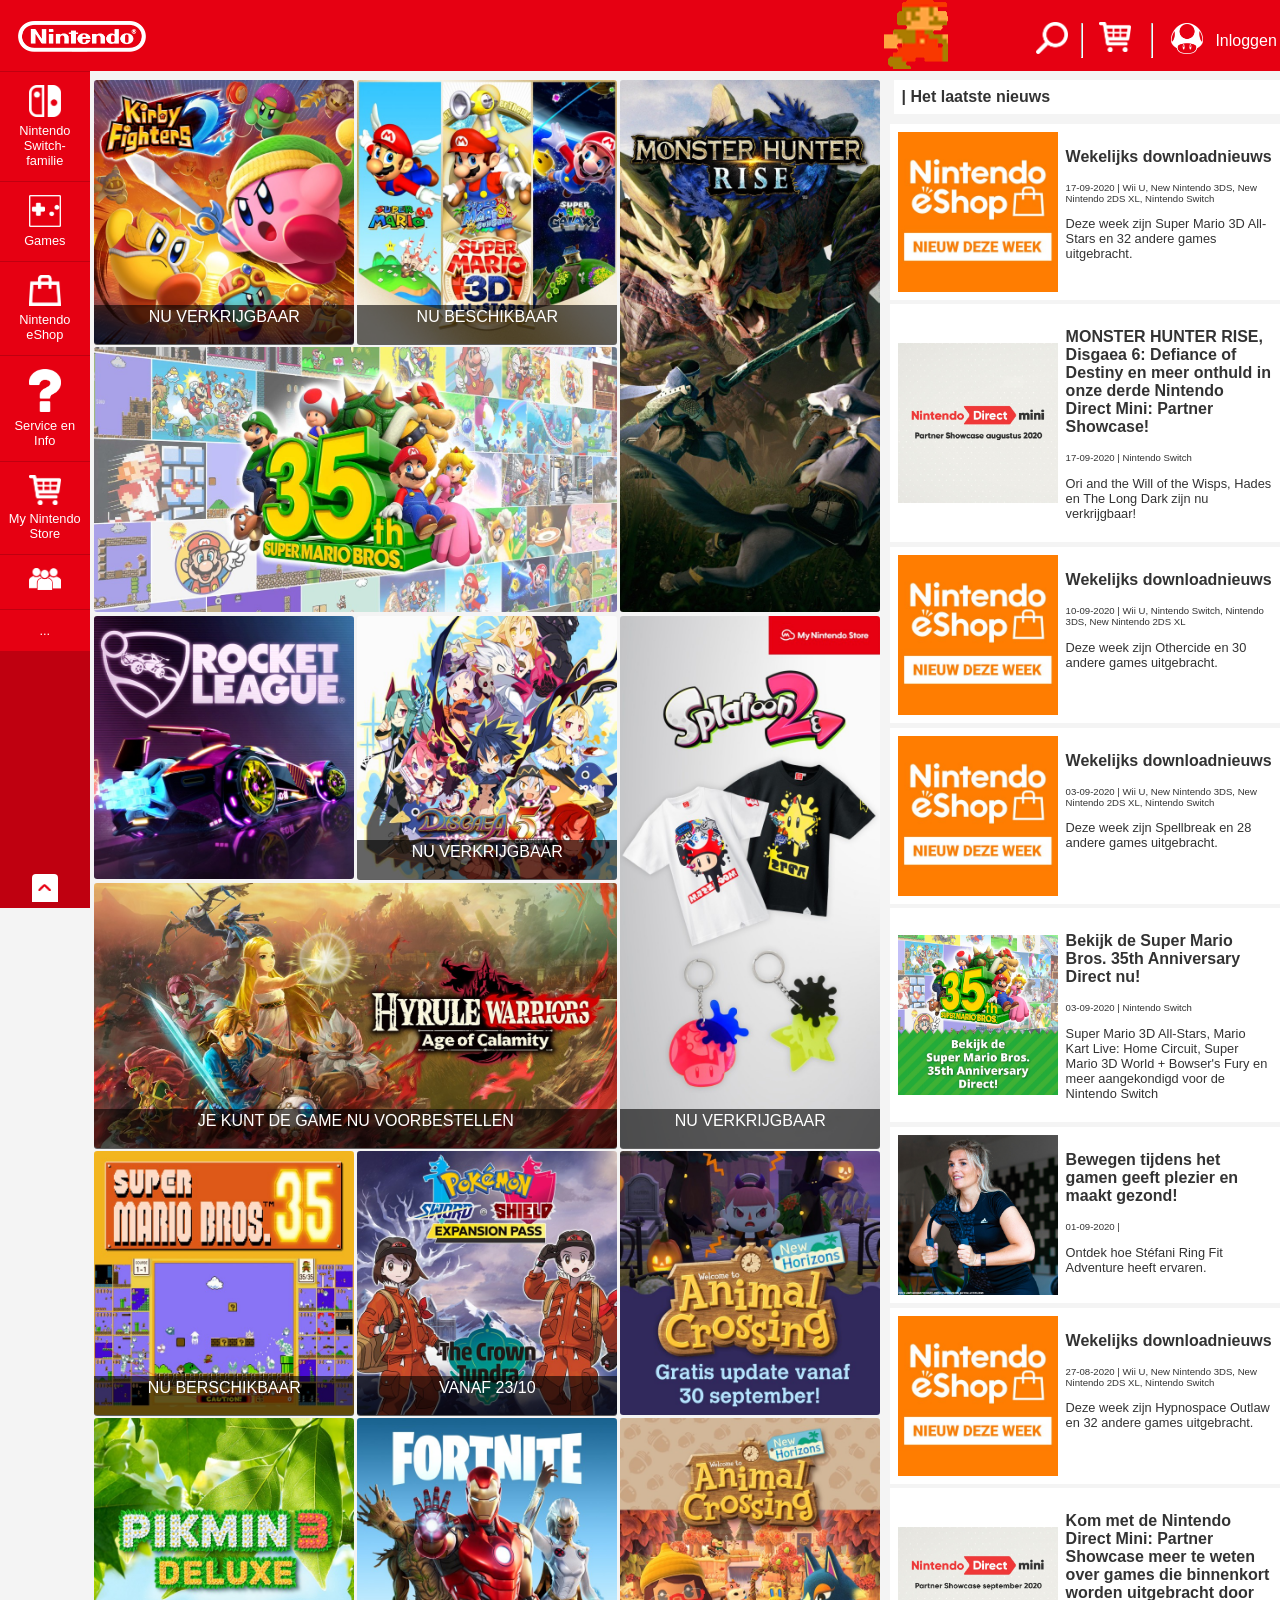
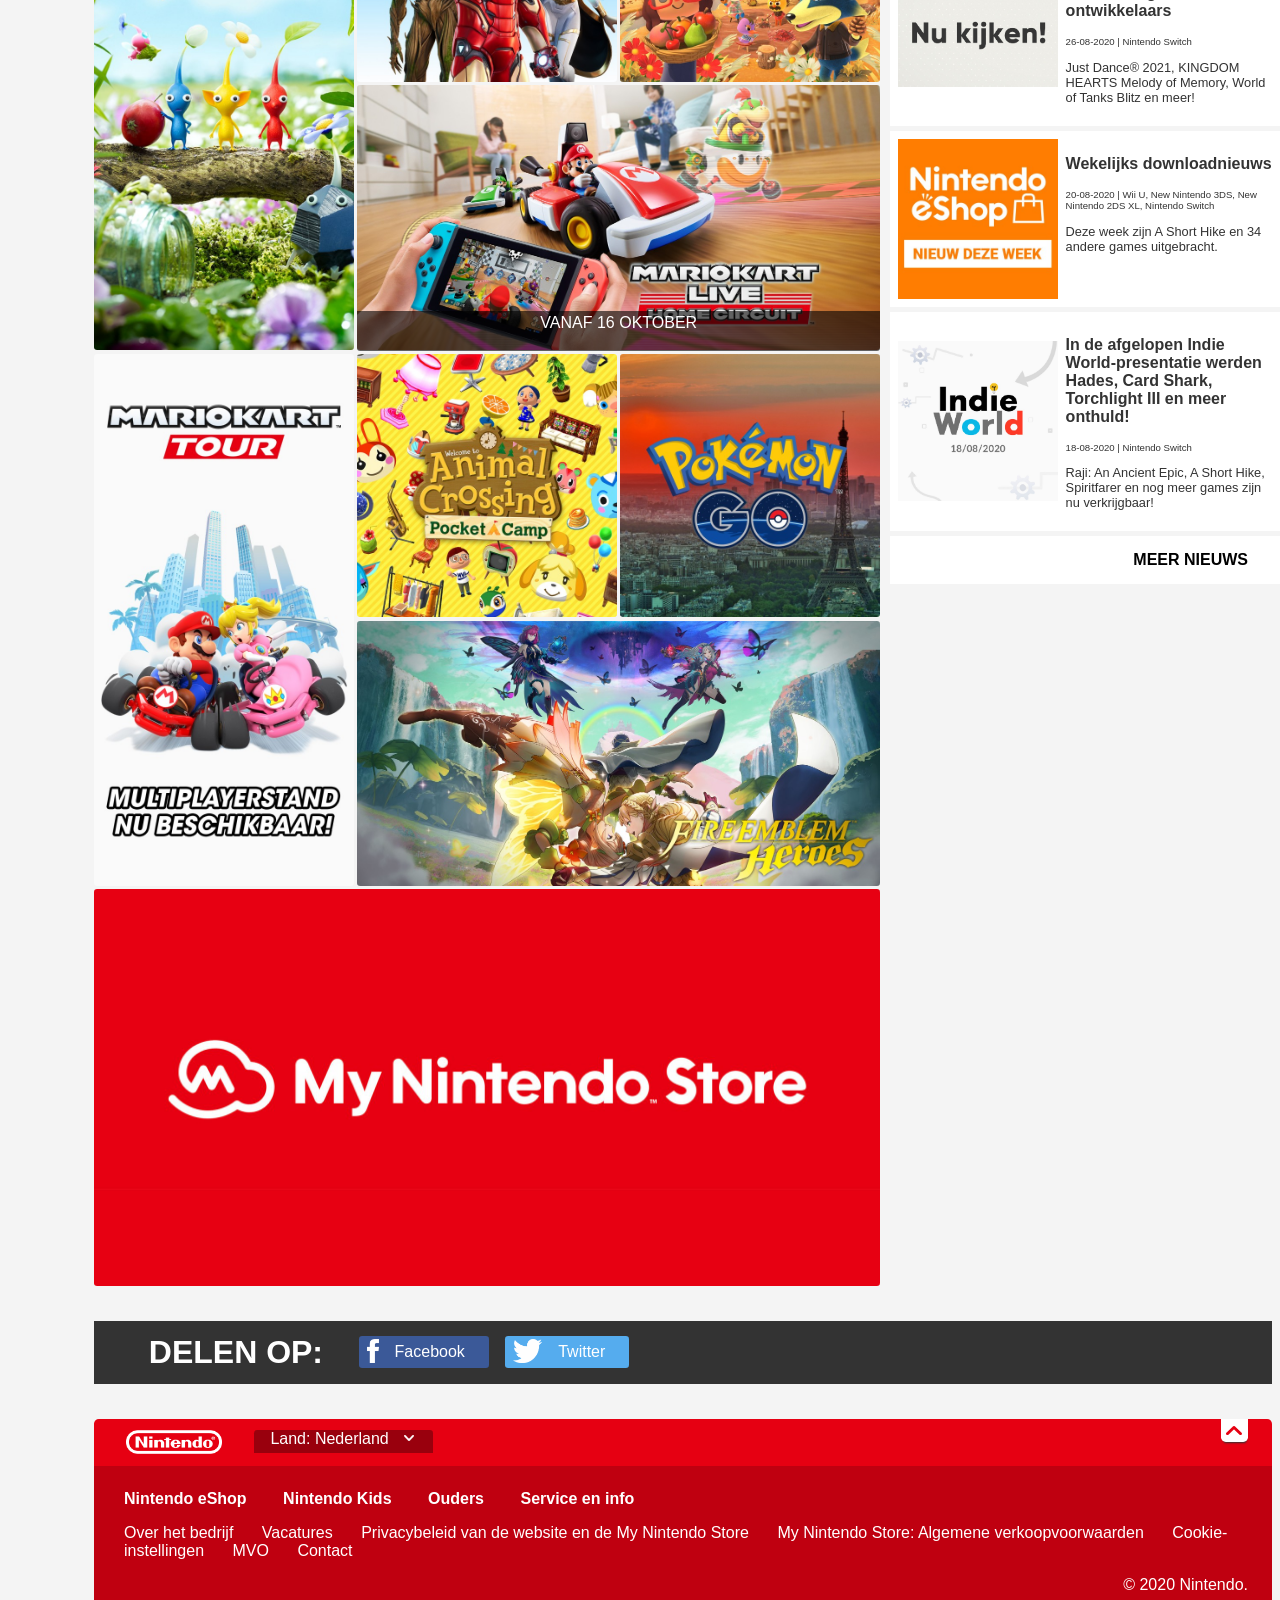
<file: index.html>
<!doctype html>
<html lang="nl">
	
<head>
	<meta charset="UTF-8">
	<meta name="author" content="Mark Schutte">
	<meta name="viewport" content="width=device-width, initial-scale=1">
	<link rel="icon" type="image/png" href="images/favicon.png"/>
	<title>Nintendo</title>
	<link href="styles/style.css" rel="stylesheet">
</head>

<body>
	<header>
		<nav>
			<a class="hamburger"><label class="streep">&#9776;</label></a>
			<img src="images/logo.png" alt="Nintendo">
			<div class="mario"></div>
			<div>
				<img src="images/search.png" alt="search" class="search">
				<hr>
				<img src="images/cart.png" alt="cart">
				<hr>
				<img src="images/login.png" alt="login"><p>Inloggen</p>
			</div>
		</nav>
	</header>
	<main>
		<nav class="secondnav">
			<ul>
				<li><a href="index.html"><img src="images/switch.png" alt="nintendo switch">Nintendo Switch-familie</a></li>
				<li><a href="index.html"><img src="images/controller.png" alt="games">Games</a></li>
				<li><a href="index.html"><img src="images/shop.png" alt="Nintendo Eshop">Nintendo eShop</a></li>
				<li><a href="index.html"><img src="images/question.png" alt="Service en info">Service en Info</a></li>
				<li><a href="index.html"><img src="images/cart.png" alt="Nintendo Store">My Nintendo Store</a></li>
				<li><a href="index.html"><img src="images/news.png" alt="Nieuws">Nieuws</a></li>
				<li><a href="index.html"><img src="images/3ds.png" alt="3ds">Nintendo 3ds</a></li>
				<li><a href="index.html"><img src="images/people.png" alt="contact">Bljf in contact</a></li>
				<li><a href="index.html"><img src="images/3dots.png" alt="">Divers</a></li>
				<li><a href="index.html"><img src="images/3dots.png" alt="">Divers</a></li>
			</ul>
		</nav>
		<nav>
			<ul>
				<li><a href="index.html"><img src="images/switch.png" alt="nintendo switch">Nintendo Switch-familie</a></li>
				<li><a href="index.html"><img src="images/controller.png" alt="games">Games</a></li>
				<li><a href="index.html"><img src="images/shop.png" alt="Nintendo Eshop">Nintendo eShop</a></li>
				<li><a href="index.html"><img src="images/question.png" alt="Service en info">Service en Info</a></li>
				<li><a href="index.html"><img src="images/cart.png" alt="Nintendo Store">My Nintendo Store</a></li>
				<li><a href="index.html"><img src="images/people.png" alt="Social media"></a></li>
				<li><a href="index.html">...</a></li>
				<li><a href="index.html"><img src="images/uparrow.png" alt="top"></a></li>
			</ul>
		</nav>
		<section class="uitgelicht">
			<a href="supersmash.html" class="div17"><img src="images/uitgelicht/1.jpg" alt="Kirby fighters 2"><p>Nu verkrijgbaar</p></a>
			<a href="supersmash.html" class="div16"><img src="images/uitgelicht/2.jpg" alt="Super Mario 3d"><p>Nu beschikbaar</p></a>
			<a href="supersmash.html" class="div15"><img src="images/uitgelicht/3.jpg" alt="Monster Hunter"></a>
			<a href="supersmash.html" class="div14"><img src="images/uitgelicht/4.jpg" alt="35th Super Mario Bros"></a>
			<a href="supersmash.html" class="div13"><img src="images/uitgelicht/5.jpg" alt="Rocketleague"></a>
			<a href="supersmash.html" class="div12"><img src="images/uitgelicht/6.jpg" alt="Disgaea"><p>Nu verkrijgbaar</p></a>
			<a href="supersmash.html" class="div11"><img src="images/uitgelicht/7.jpg" alt="Splatoon"><p>Nu verkrijgbaar</p></a>
			<a href="supersmash.html" class="div10"><img src="images/uitgelicht/8.jpg" alt="Hyrule Warriors"><p>Je kunt de game nu voorbestellen</p></a>
			<a href="supersmash.html" class="div18"><img src="images/uitgelicht/9.jpg" alt="Super Mario Bros. 35"><p>Nu berschikbaar</p></a>
			<a href="supersmash.html" class="div20"><img src="images/uitgelicht/20.jpg" alt="Pokemon sword & shield"><p>Vanaf 23/10</p></a>
			<a href="supersmash.html" class="div19"><img src="images/uitgelicht/10.jpg" alt="Animal crossing"></a>
			<a href="supersmash.html" class="div9"><img src="images/uitgelicht/11.jpg" alt="Animal crossing"></a>
			<a href="supersmash.html" class="div8"><img src="images/uitgelicht/12.jpg" alt="Fortnite"></a>
			<a href="supersmash.html" class="div7"><img src="images/uitgelicht/13.jpg" alt="Pikmin 3"></a>
			<a href="supersmash.html" class="div6"><img src="images/uitgelicht/14.jpg" alt="Mariokart Live"><p>Vanaf 16 Oktober</p></a>
			<a href="supersmash.html" class="div3"><img src="images/uitgelicht/15.jpg" alt="Mariokart Tour"></a>
			<a href="supersmash.html" class="div4"><img src="images/uitgelicht/16.jpg" alt="Animal Crossing"></a>
			<a href="supersmash.html" class="div5"><img src="images/uitgelicht/17.jpg" alt="Pokemon Go"></a>
			<a href="supersmash.html" class="div2"><img src="images/uitgelicht/18.jpg" alt="Fire emblem"></a>
			<a href="supersmash.html" class="div1"><img src="images/uitgelicht/19.jpg" alt="Nintendo Store"></a>
		</section>
		<section class="nieuws">
			<h2>| Het laatste nieuws</h2>
			<ul>
				<li><a class="artikel" href="">
					<img src="images/news/weekly.jpg" alt="">
					<div>
						<h3>Wekelijks downloadnieuws</h3>
						<p class="data">17-09-2020  | Wii U, New Nintendo 3DS, New Nintendo 2DS XL, Nintendo Switch</p>
						<p class="text">Deze week zijn Super Mario 3D All-Stars en 32 andere games uitgebracht.</p>
					</div>
					</a>
				</li>
				<li>
					<a class="artikel" href="">
					<img src="images/news/nintendodirect2.jpg" alt="">
					<div>
						<h3>MONSTER HUNTER RISE, Disgaea 6: Defiance of Destiny en meer onthuld in onze derde Nintendo Direct Mini: Partner Showcase!</h3>
						<p class="data">17-09-2020  | Nintendo Switch</p>
						<p class="text">Ori and the Will of the Wisps, Hades en The Long Dark zijn nu verkrijgbaar!</p>
					</div>
					</a>
				</li>
				<li>
					<a class="artikel" href="">
					<img src="images/news/weekly.jpg" alt="">
					<div>
						<h3>Wekelijks downloadnieuws</h3>
						<p class="data">10-09-2020  | Wii U, Nintendo Switch, Nintendo 3DS, New Nintendo 2DS XL</p>
						<p class="text">Deze week zijn Othercide en 30 andere games uitgebracht.</p>
					</div>
					</a>
				</li>
				<li><a class="artikel" href="">
					<img src="images/news/weekly.jpg" alt="">
					<div>
						<h3>Wekelijks downloadnieuws</h3>
						<p class="data">03-09-2020  | Wii U, New Nintendo 3DS, New Nintendo 2DS XL, Nintendo Switch</p>
						<p class="text">Deze week zijn Spellbreak en 28 andere games uitgebracht.</p>
					</div>
					</a>
				</li>
				<li><a class="artikel" href="">
					<img src="images/news/Anniversary.jpg" alt="">
					<div>
						<h3>Bekijk de Super Mario Bros. 35th Anniversary Direct nu!</h3>
						<p class="data">03-09-2020  | Nintendo Switch</p>
						<p class="text">Super Mario 3D All-Stars, Mario Kart Live: Home Circuit, Super Mario 3D World + Bowser's Fury en meer aangekondigd voor de Nintendo Switch</p>
					</div>
					</a>
				</li>
				<li><a class="artikel" href="">
					<img src="images/news/sport.jpg" alt="">
					<div>
						<h3>Bewegen tijdens het gamen geeft plezier en maakt gezond!</h3>
						<p class="data">01-09-2020  | </p>
						<p class="text">Ontdek hoe Stéfani Ring Fit Adventure heeft ervaren.</p>
					</div>
					</a>
				</li>
				<li><a class="artikel" href="">
					<img src="images/news/weekly.jpg" alt="">
					<div>
						<h3>Wekelijks downloadnieuws</h3>
						<p class="data">27-08-2020  | Wii U, New Nintendo 3DS, New Nintendo 2DS XL, Nintendo Switch</p>
						<p class="text">Deze week zijn Hypnospace Outlaw en 32 andere games uitgebracht.</p>
					</div>
					</a>
				</li>
				<li><a class="artikel" href="">
					<img src="images/news/nintendodirect.jpg" alt="">
					<div>
						<h3>Kom met de Nintendo Direct Mini: Partner Showcase meer te weten over games die binnenkort worden uitgebracht door ontwikkelaars<!-- en uitgevers die met ons samenwerken!--></h3>
						<p class="data">26-08-2020  | Nintendo Switch</p>
						<p class="text">Just Dance® 2021, KINGDOM HEARTS Melody of Memory, World of Tanks Blitz en meer!</p>
					</div>
					</a>
				</li>
				<li><a class="artikel" href="">
					<img src="images/news/weekly.jpg" alt="">
					<div>
						<h3>Wekelijks downloadnieuws</h3>
						<p class="data">20-08-2020  | Wii U, New Nintendo 3DS, New Nintendo 2DS XL, Nintendo Switch</p>
						<p class="text">Deze week zijn A Short Hike en 34 andere games uitgebracht.</p>
					</div>
					</a>
				</li>
				<li><a class="artikel" href="">
					<img src="images/news/indieWorld.jpg" alt="">
					<div>
						<h3>In de afgelopen Indie World-presentatie werden Hades, Card Shark, Torchlight III en meer onthuld!</h3>
						<p class="data">18-08-2020  | Nintendo Switch</p>
						<p class="text">Raji: An Ancient Epic, A Short Hike, Spiritfarer en nog meer games zijn nu verkrijgbaar!</p>
					</div>
					</a>
				<li><a href="" class="more">MEER NIEUWS</a></li>
			</ul>
		</section>
		<section class="delen">
			<h2>DELEN OP:</h2>
			<section class="share">
				<section class="facebook">
					<img src="images/facebook.png" alt="">
					<a href="">Facebook</a>
				</section>
				<section class="twitter">
					<img src="images/twitter.png" alt="">
					<a href="" >Twitter</a>
				</section>
			</section>
		</section>
	</main>
	<footer>
		<section>
			<img src="images/nintendowhite.png" alt="Nintendo Logo">
			<a class="knop">Land: Nederland <img src="images/downarrow.png" alt="Land" class="arrow"></a>
			<a href="#header"><img src="images/uparrow.png" alt="Land"></a>
		</section>
		<section class="land">
			<h2>Ander land kiezen</h2>
			<hr>
			<ul>
				<li>België</li>
				<li>Belgique</li>
				<li>Deutschland</li>
				<li>España</li>
				<li>France</li>
				<li>Italia</li>
				<li>Nederland</li>
				<li>Österreich</li>
				<li>Portugal</li>
				<li>Poccnr</li>
				<li>Schweiz</li>
				<li>Suisse</li>
				<li>Svizzera</li>
				<li>South Africa</li>
				<li>UK & Ireland</li>
			</ul>
		</section>
		<section>
			<ul class="top">
				<li><a href="https://www.nintendo.nl/My-Nintendo-Store/Nintendo-eShop/Nintendo-eShop-1806894.html">Nintendo eShop</a></li>
				<li><a href="https://www.nintendo.nl/Divers/Nintendo-Kids/Nintendo-Kids-1069380.html">Nintendo Kids</a></li>
				<li><a href="https://www.nintendo.nl/Service-en-info/Ouders/Ouders-642522.html">Ouders</a></li>
				<li><a href="https://www.nintendo.nl/Service-en-info/Welkom-bij-de-Nintendo-klantenservice-11593.html">Service en info</a></li>
			</ul>
			<ul>
				<li><a href="https://www.nintendo.nl/Service-en-info/Over-het-bedrijf/Over-het-bedrijf-1106807.html">Over het bedrijf</a></li>
				<li><a href="https://www.nintendo.nl/Bedrijfsinfo/Vacatures/Vacatures-Werken-bij-Nintendo-757078.html">Vacatures</a></li>
				<li><a href="https://www.nintendo.nl/Wet-en-regelgeving/Privacybeleid-van-de-website-en-de-My-Nintendo-Store/Privacybeleid-van-de-website-en-de-My-Nintendo-Store-637785.html">Privacybeleid van de website en de My Nintendo Store</a></li>
				<li><a href="https://www.nintendo.nl/Wet-en-regelgeving/My-Nintendo-Store-Algemene-verkoopvoorwaarden-665042.html">My Nintendo Store: Algemene verkoopvoorwaarden</a></li>
				<li><a href="https://www.nintendo.nl/Wet-en-regelgeving/Privacybeleid-van-de-website-en-de-My-Nintendo-Store/Privacybeleid-van-de-website-en-de-My-Nintendo-Store-637785.html#trackingcookies">Cookie-instellingen</a></li>
				<li><a href="https://www.nintendo.nl/Bedrijfsinfo/Maatschappelijk-verantwoord-ondernemen/Maatschappelijk-verantwoord-ondernemen-625944.html">MVO</a></li>
				<li><a href="https://www.nintendo.nl/Service-en-info/Contact/Algemene-klantenservice/Contactgegevens-1106389.html">Contact</a></li>
			</ul>
			<p>© 2020 Nintendo.</p>
		</section>
	</footer>
	<section class="searchpage">
		<a class="x">X</a>
		<form action="#">
			<input type="text" name="fname" placeholder="Search...">
			<button class="searchbutton"></button>
		</form>
		<ul>
			<li>Wat dacht je van...</li>
			<li><a href="">Alle Nintendo Switch-games</a></li>
			<li><a href="">Alle Nintendo Switch-games in de aanbieding</a></li>
			<li><a href="">Alle Nintendo 3DS games</a></li>
			<li><a href="">Alle Super Mario-games</a></li>
			<li><a href="">Alle The Legend of Zelda-games</a></li>
			<li><a href="">Alle Pokémon-games</a></li>
		</ul>
	</section>
	<script src="scripts/script.js"></script>
</body>
	
</html>
</file>
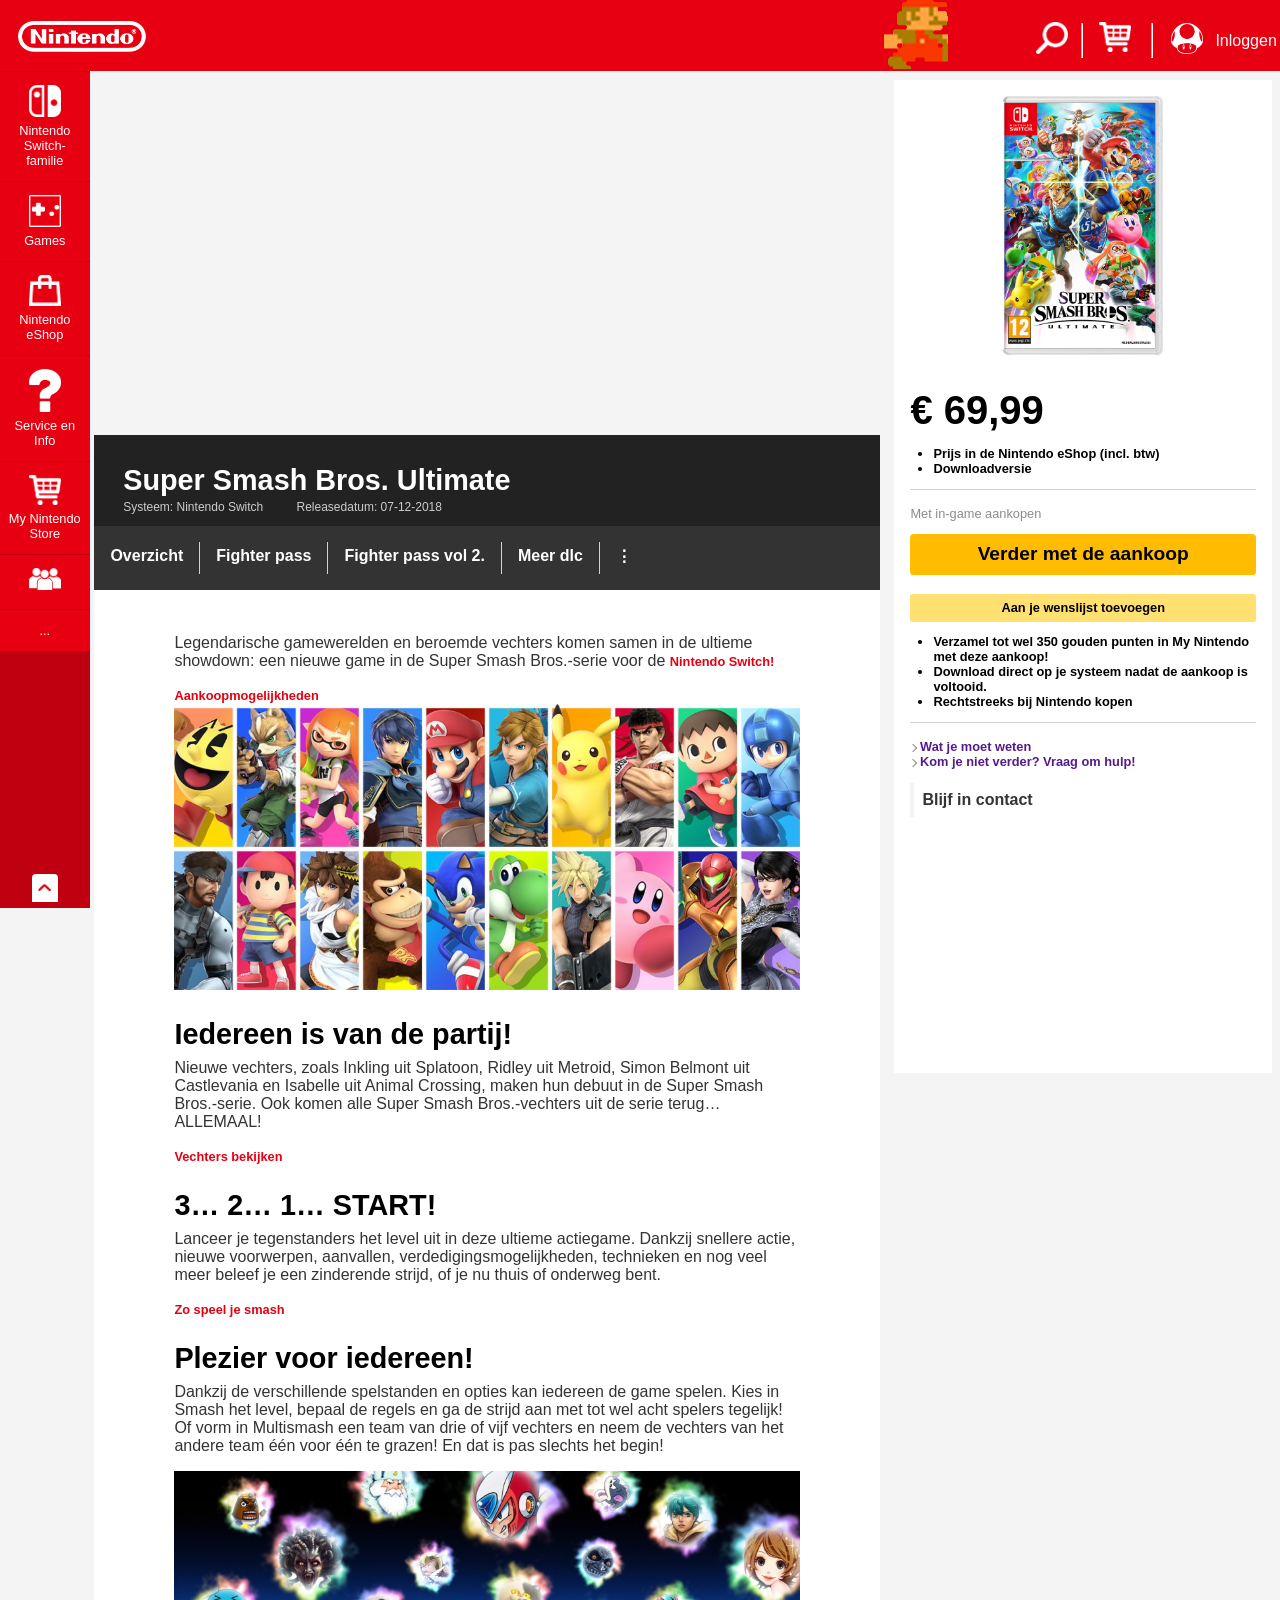
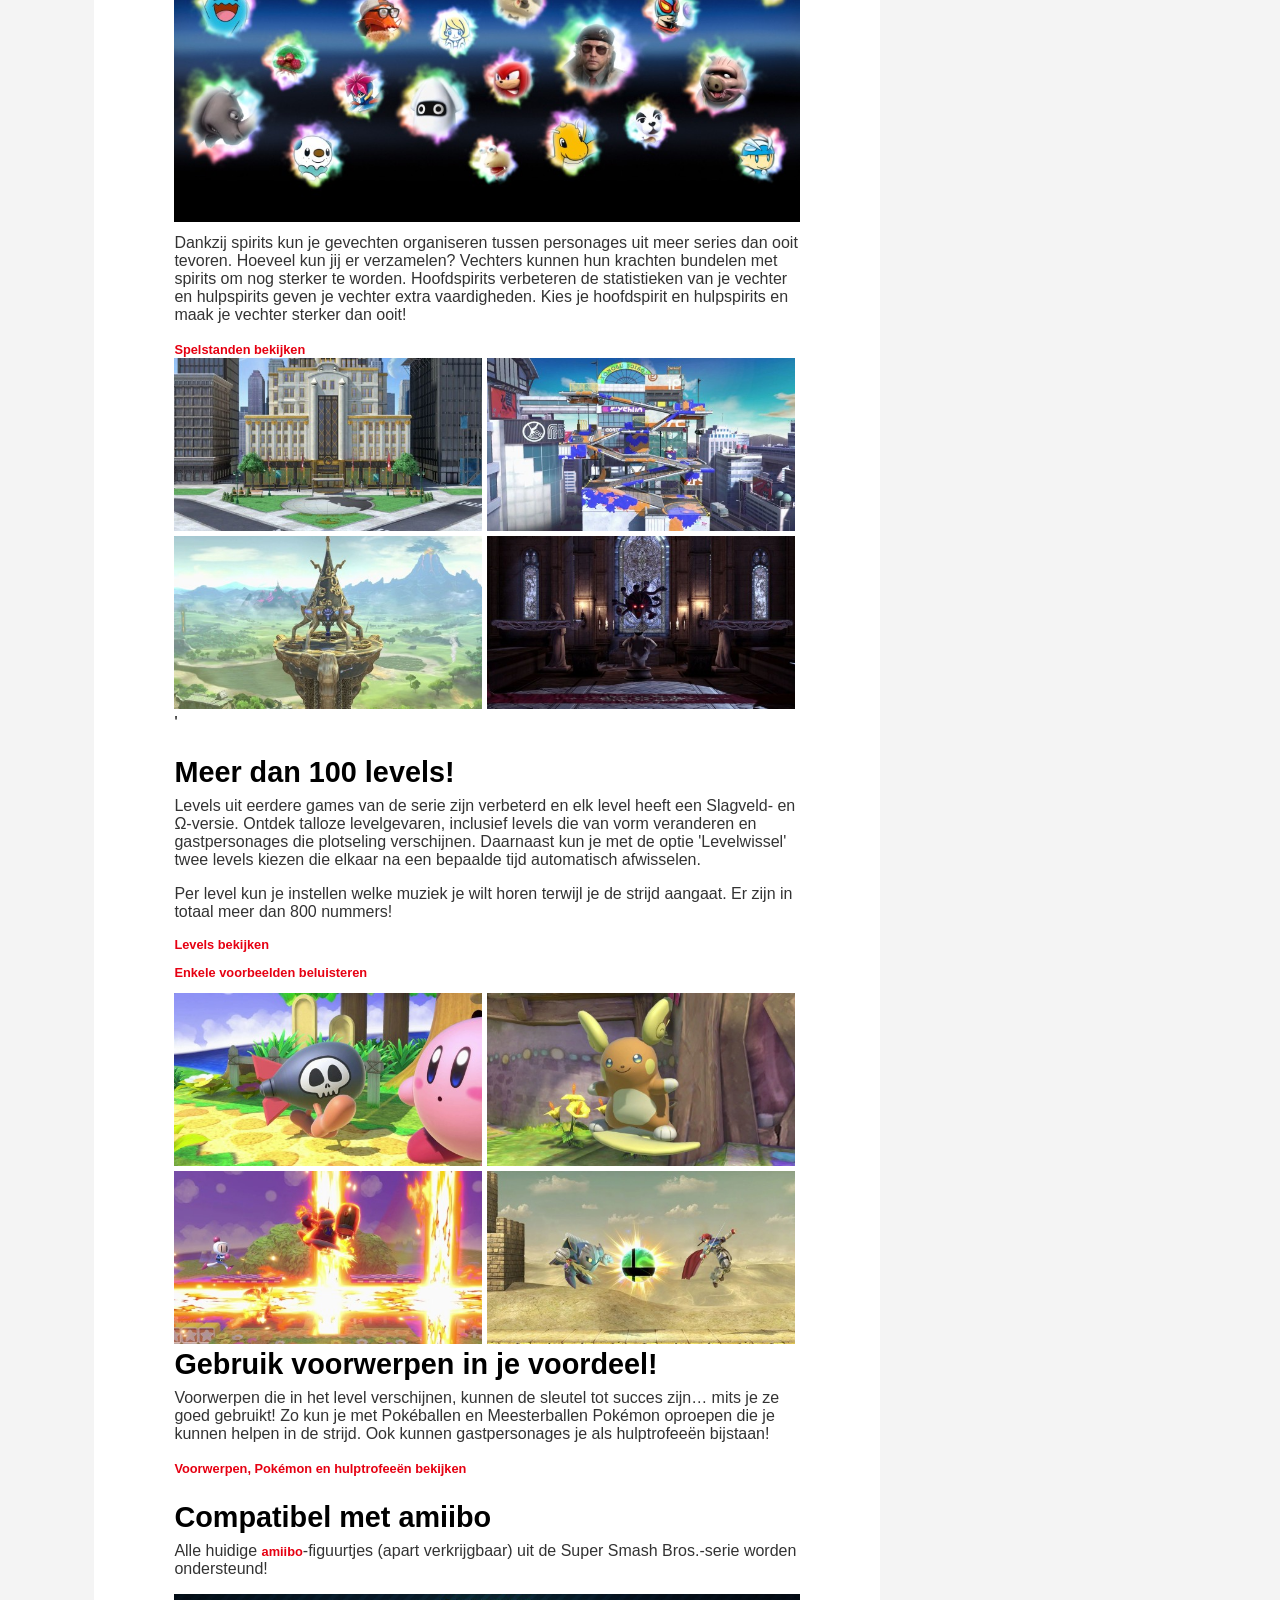
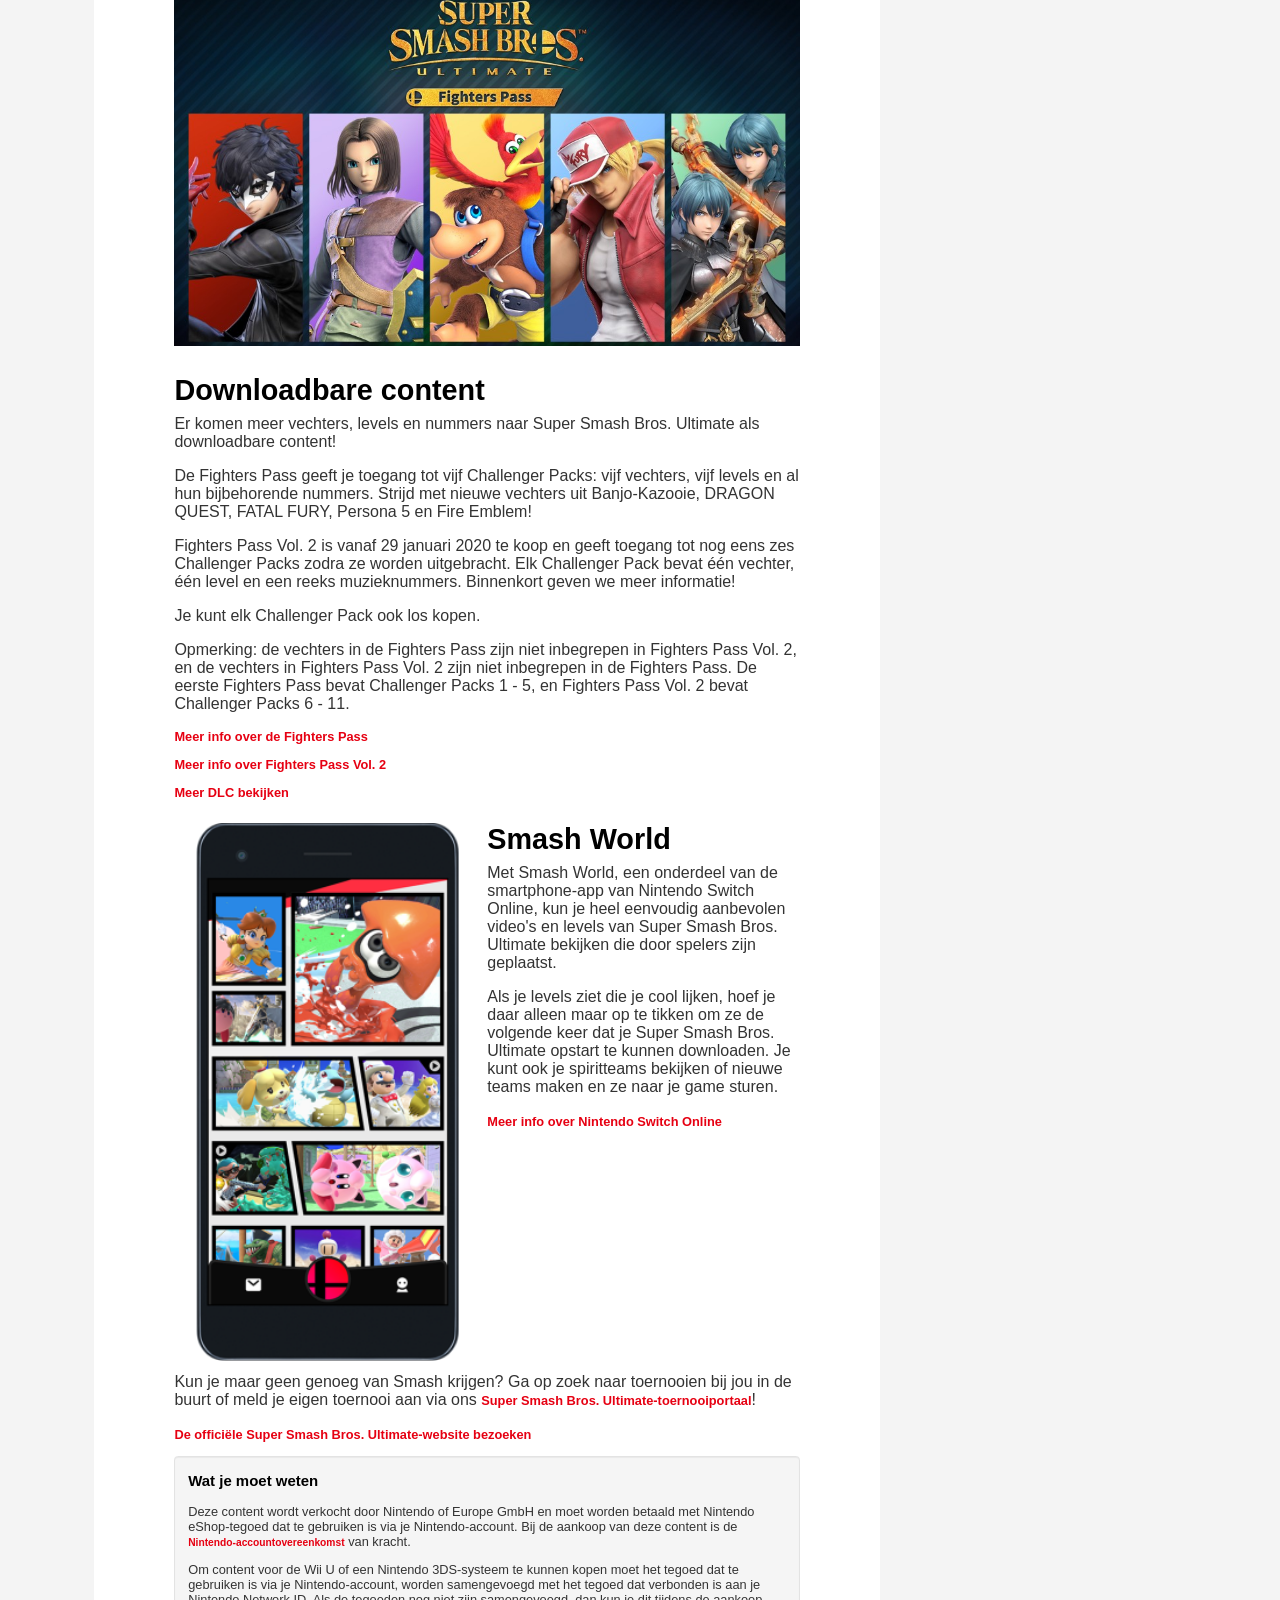
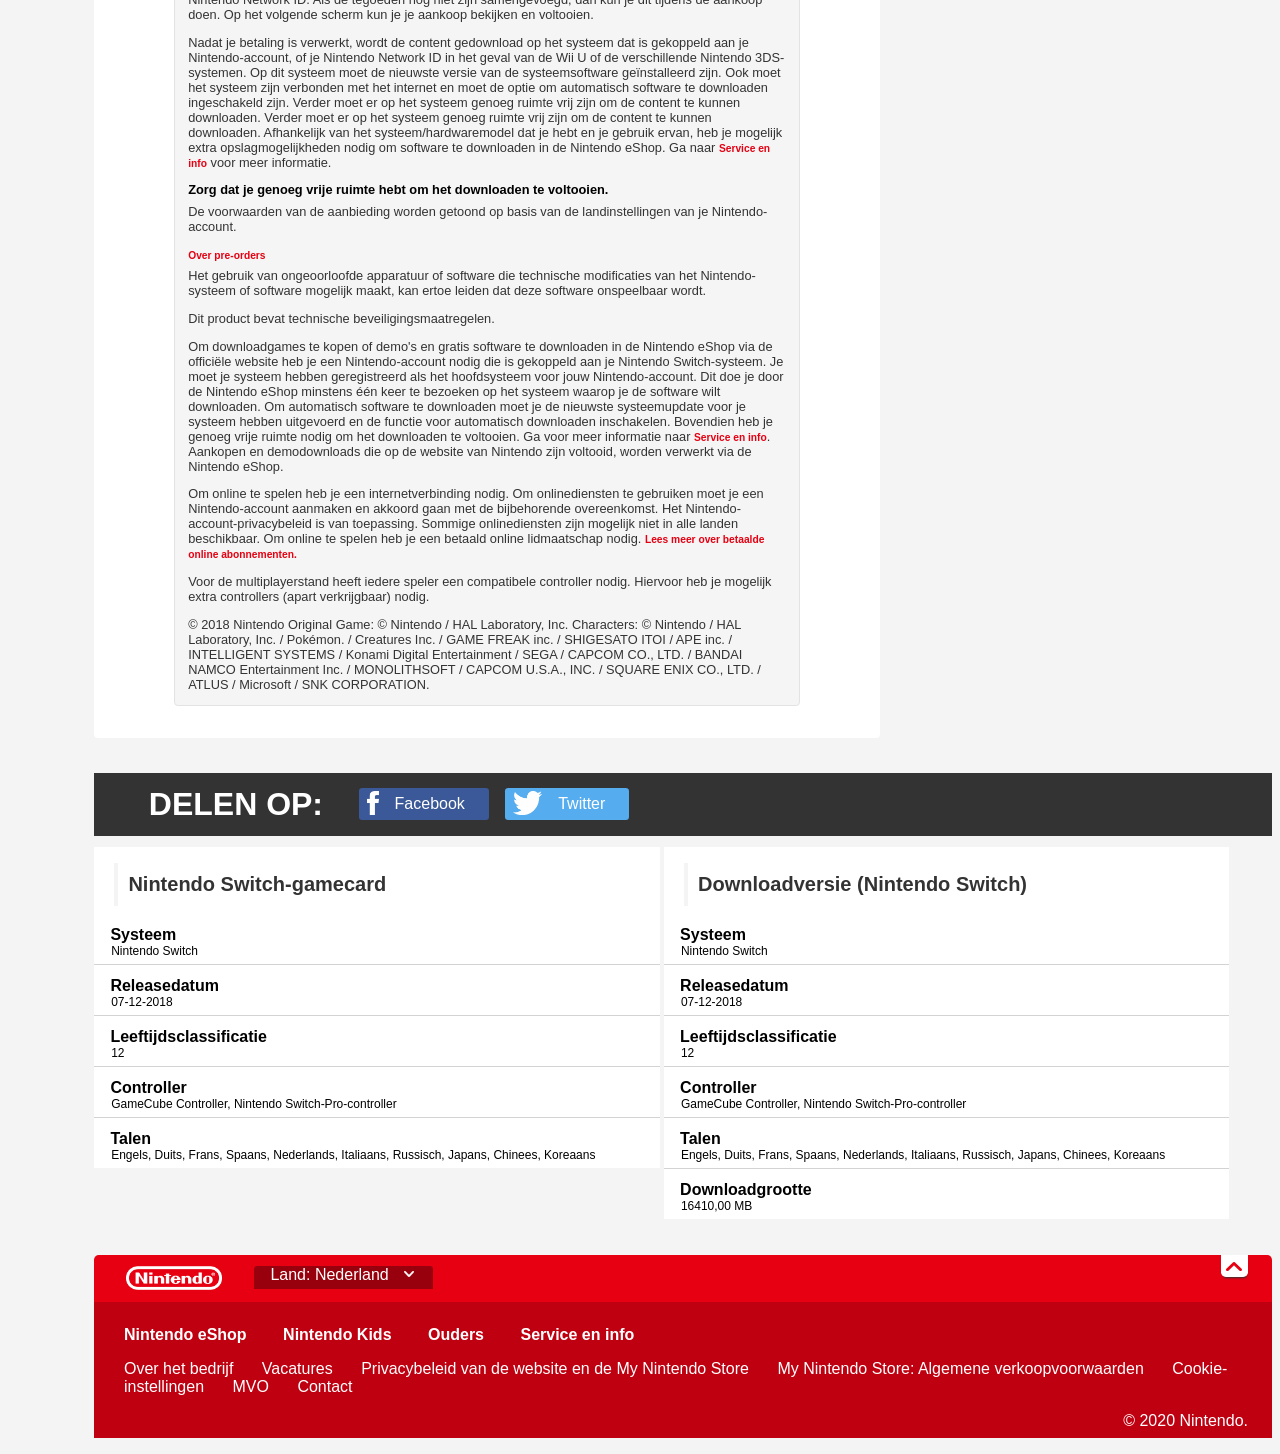
<file: supersmash.html>
<!doctype html>
<html lang="nl">
	
<head>
	<meta charset="UTF-8">
	<meta name="author" content="jouw naam">
	<meta name="viewport" content="width=device-width, initial-scale=1">
	<link rel="icon" type="image/png" href="images/favicon.png"/>
	<title>Super Smash Bros.</title>
	<link href="styles/style.css" rel="stylesheet">
</head>

<body id="body">
	<header>
		<nav>
			<a class="hamburger"><label class="streep">&#9776;</label></a>
			<img src="images/logo.png" alt="Nintendo">
			<div class="mario"></div>
			<div>
				<img src="images/search.png" alt="search" class="search">
				<hr>
				<img src="images/cart.png" alt="cart">
				<hr>
				<img src="images/login.png" alt="login"><p>Inloggen</p>
			</div>
		</nav>
	</header>
	<main>
		<nav class="secondnav">
			<ul>
				<li><a href="index.html"><img src="images/switch.png" alt="nintendo switch">Nintendo Switch-familie</a></li>
				<li><a href="index.html"><img src="images/controller.png" alt="games">Games</a></li>
				<li><a href="index.html"><img src="images/shop.png" alt="Nintendo Eshop">Nintendo eShop</a></li>
				<li><a href="index.html"><img src="images/question.png" alt="Service en info">Service en Info</a></li>
				<li><a href="index.html"><img src="images/cart.png" alt="Nintendo Store">My Nintendo Store</a></li>
				<li><a href="index.html"><img src="images/news.png" alt="Nieuws">Nieuws</a></li>
				<li><a href="index.html"><img src="images/3ds.png" alt="3ds">Nintendo 3ds</a></li>
				<li><a href="index.html"><img src="images/people.png" alt="contact">Bljf in contact</a></li>
				<li><a href="index.html"><img src="images/3dots.png" alt="">Divers</a></li>
				<li><a href="index.html"><img src="images/3dots.png" alt="">Divers</a></li>
			</ul>
		</nav>
		<nav>
			<ul>
				<li><a href="index.html"><img src="images/switch.png" alt="nintendo switch">Nintendo Switch-familie</a></li>
				<li><a href="index.html"><img src="images/controller.png" alt="games">Games</a></li>
				<li><a href="index.html"><img src="images/shop.png" alt="Nintendo Eshop">Nintendo eShop</a></li>
				<li><a href="index.html"><img src="images/question.png" alt="Service en info">Service en Info</a></li>
				<li><a href="index.html"><img src="images/cart.png" alt="Nintendo Store">My Nintendo Store</a></li>
				<li><a href="index.html"><img src="images/people.png" alt="Social media"></a></li>
				<li><a href="index.html">...</a></li>
				<li><a href="index.html"><img src="images/uparrow.png" alt="top"></a></li>
			</ul>
		</nav>
		<section class="supersmashbros">
                <iframe src="https://www.youtube.com/embed/O4oBOEaJ1LU?rel=0&modestbranding=1&controls=1&autoplay=2&cc_load_policy=0&cc_lang_pref=nl&enablejsapi=1&origin=https:%2F%2Fwww.nintendo.nl"></iframe>
                <div class="game">
                    <h1>Super Smash Bros. Ultimate</h1>
                    <p>Systeem: Nintendo Switch</p>
                    <p>Releasedatum: 07-12-2018</p>
                    <ul class="first">
                        <li>Overzicht</li>
                        <li class="tweede">Fighter pass</li>
                        <li class="derde">Fighter pass vol 2.</li>
                        <li class="vierde">Meer dlc</li>
                        <li class="dots">&#8942;</li>
                    </ul>
                    <ul class="second">
                        <li>Aankoopmogelijkheden</li>
                        <li>Galerie</li>
                        <li>Bestel nu</li>
                        <li>Details</li>
                    </ul>   
                </div>
                <section class="content">
                <p>Legendarische gamewerelden en beroemde vechters komen samen in de ultieme showdown: een nieuwe game in de Super Smash Bros.-serie voor de <a href="">Nintendo Switch!</a></p>
                <a href="">Aankoopmogelijkheden</a> 
                <img src="images/supersmash/all.jpg" alt="">
                <h2>Iedereen is van de partij!</h2>
                <p>Nieuwe vechters, zoals Inkling uit Splatoon, Ridley uit Metroid, Simon Belmont uit Castlevania en Isabelle uit Animal Crossing, maken hun debuut in de Super Smash Bros.-serie. Ook komen alle Super Smash Bros.-vechters uit de serie terug… ALLEMAAL!</p>
                <a href="">Vechters bekijken</a>
                <h2>3… 2… 1… START!</h2>
                <p>Lanceer je tegenstanders het level uit in deze ultieme actiegame. Dankzij snellere actie, nieuwe voorwerpen, aanvallen, verdedigingsmogelijkheden, technieken en nog veel meer beleef je een zinderende strijd, of je nu thuis of onderweg bent.</p>
                <a href="">Zo speel je smash</a>
                <h2>Plezier voor iedereen!</h2>
                <p>Dankzij de verschillende spelstanden en opties kan iedereen de game spelen. Kies in Smash het level, bepaal de regels en ga de strijd aan met tot wel acht spelers tegelijk! Of vorm in Multismash een team van drie of vijf vechters en neem de vechters van het andere team één voor één te grazen! En dat is pas slechts het begin!</p>
                <img src="images/supersmash/all2.jpg" alt="">
                <p>Dankzij spirits kun je gevechten organiseren tussen personages uit meer series dan ooit tevoren. Hoeveel kun jij er verzamelen? Vechters kunnen hun krachten bundelen met spirits om nog sterker te worden. Hoofdspirits verbeteren de statistieken van je vechter en hulpspirits geven je vechter extra vaardigheden. Kies je hoofdspirit en hulpspirits en maak je vechter sterker dan ooit!</p>
                <a href="">Spelstanden bekijken</a>
                <div>
                    <img src="images/supersmash/all3.jpg" alt="">
                    <img src="images/supersmash/all4.jpg" alt="">
                    <img src="images/supersmash/all5.jpg" alt="">
                    <img src="images/supersmash/all6.jpg" alt="">'
                </div>
                <h2>Meer dan 100 levels!</h2>
                <p>Levels uit eerdere games van de serie zijn verbeterd en elk level heeft een Slagveld- en Ω-versie. Ontdek talloze levelgevaren, inclusief levels die van vorm veranderen en gastpersonages die plotseling verschijnen. Daarnaast kun je met de optie 'Levelwissel' twee levels kiezen die elkaar na een bepaalde tijd automatisch afwisselen.</p>
                <p>Per level kun je instellen welke muziek je wilt horen terwijl je de strijd aangaat. Er zijn in totaal meer dan 800 nummers!</p>
                <a href="">Levels bekijken</a>
                <a href="">Enkele voorbeelden beluisteren</a>
                <div>
                    <img src="images/supersmash/all7.jpg" alt="">
                    <img src="images/supersmash/all8.jpg" alt="">
                    <img src="images/supersmash/all9.jpg" alt="">
                    <img src="images/supersmash/all10.jpg" alt="">
                </div>
                <h2>Gebruik voorwerpen in je voordeel!</h2>
                <p>Voorwerpen die in het level verschijnen, kunnen de sleutel tot succes zijn… mits je ze goed gebruikt! Zo kun je met Pokéballen en Meesterballen Pokémon oproepen die je kunnen helpen in de strijd. Ook kunnen gastpersonages je als hulptrofeeën bijstaan!</p>
                <a href="">Voorwerpen, Pokémon en hulptrofeeën bekijken</a>
                <h2>Compatibel met amiibo</h2>
                <p>Alle huidige <a href="">amiibo</a>-figuurtjes (apart verkrijgbaar) uit de Super Smash Bros.-serie worden ondersteund!</p>
                <img src="images/supersmash/all11.jpg" alt="">
                <h2>Downloadbare content</h2>
                <p>Er komen meer vechters, levels en nummers naar Super Smash Bros. Ultimate als downloadbare content!</p>
                <p>De Fighters Pass geeft je toegang tot vijf Challenger Packs: vijf vechters, vijf levels en al hun bijbehorende nummers. Strijd met nieuwe vechters uit Banjo-Kazooie, DRAGON QUEST, FATAL FURY, Persona 5 en Fire Emblem!</p>
                <p>Fighters Pass Vol. 2 is vanaf 29 januari 2020 te koop en geeft toegang tot nog eens zes Challenger Packs zodra ze worden uitgebracht. Elk Challenger Pack bevat één vechter, één level en een reeks muzieknummers. Binnenkort geven we meer informatie!</p>
                <p>Je kunt elk Challenger Pack ook los kopen.</p>
                <p>Opmerking: de vechters in de Fighters Pass zijn niet inbegrepen in Fighters Pass Vol. 2, en de vechters in Fighters Pass Vol. 2 zijn niet inbegrepen in de Fighters Pass. De eerste Fighters Pass bevat Challenger Packs 1 - 5, en Fighters Pass Vol. 2 bevat Challenger Packs 6 - 11.</p>
                <a href="">Meer info over de Fighters Pass</a>
                <a href="">Meer info over Fighters Pass Vol. 2</a>
                <a href="">Meer DLC bekijken</a>
                <div>
                    <img src="images/supersmash/all12.png" alt="">
                    <h2>Smash World</h2>
                    <p>Met Smash World, een onderdeel van de smartphone-app van Nintendo Switch Online, kun je heel eenvoudig aanbevolen video's en levels van Super Smash Bros. Ultimate bekijken die door spelers zijn geplaatst.</p>
                    <p>Als je levels ziet die je cool lijken, hoef je daar alleen maar op te tikken om ze de volgende keer dat je Super Smash Bros. Ultimate opstart te kunnen downloaden. Je kunt ook je spiritteams bekijken of nieuwe teams maken en ze naar je game sturen.</p>
                    <a href="">Meer info over Nintendo Switch Online</a>
                </div>
                <p class="inlineblock">Kun je maar geen genoeg van Smash krijgen? Ga op zoek naar toernooien bij jou in de buurt of meld je eigen toernooi aan via ons <a href="">Super Smash Bros. Ultimate-toernooiportaal</a>!</p>
                <a href="">De officiële Super Smash Bros. Ultimate-website bezoeken</a>
                <div class="extra">
                    <h3>Wat je moet weten</h3>
                    <p>Deze content wordt verkocht door Nintendo of Europe GmbH en moet worden betaald met Nintendo eShop-tegoed dat te gebruiken is via je Nintendo-account. Bij de aankoop van deze content is de <a href="">Nintendo-accountovereenkomst</a> van kracht.</p>
                    <p>Om content voor de Wii U of een Nintendo 3DS-systeem te kunnen kopen moet het tegoed dat te gebruiken is via je Nintendo-account, worden samengevoegd met het tegoed dat verbonden is aan je Nintendo Network ID. Als de tegoeden nog niet zijn samengevoegd, dan kun je dit tijdens de aankoop doen. Op het volgende scherm kun je je aankoop bekijken en voltooien.</p>
                    <p>Nadat je betaling is verwerkt, wordt de content gedownload op het systeem dat is gekoppeld aan je Nintendo-account, of je Nintendo Network ID in het geval van de Wii U of de verschillende Nintendo 3DS-systemen. Op dit systeem moet de nieuwste versie van de systeemsoftware geïnstalleerd zijn. Ook moet het systeem zijn verbonden met het internet en moet de optie om automatisch software te downloaden ingeschakeld zijn. Verder moet er op het systeem genoeg ruimte vrij zijn om de content te kunnen downloaden. Verder moet er op het systeem genoeg ruimte vrij zijn om de content te kunnen downloaden. Afhankelijk van het systeem/hardwaremodel dat je hebt en je gebruik ervan, heb je mogelijk extra opslagmogelijkheden nodig om software te downloaden in de Nintendo eShop. Ga naar <a href="">Service en info</a> voor meer informatie.</p>
                    <b>Zorg dat je genoeg vrije ruimte hebt om het downloaden te voltooien.</b>
                    <p>De voorwaarden van de aanbieding worden getoond op basis van de landinstellingen van je Nintendo-account.</p>
                    <a href="">Over pre-orders</a>
                    <p>Het gebruik van ongeoorloofde apparatuur of software die technische modificaties van het Nintendo-systeem of software mogelijk maakt, kan ertoe leiden dat deze software onspeelbaar wordt.</p>
                    <p>Dit product bevat technische beveiligingsmaatregelen.</p>
                    <p>Om downloadgames te kopen of demo's en gratis software te downloaden in de Nintendo eShop via de officiële website heb je een Nintendo-account nodig die is gekoppeld aan je Nintendo Switch-systeem. Je moet je systeem hebben geregistreerd als het hoofdsysteem voor jouw Nintendo-account. Dit doe je door de Nintendo eShop minstens één keer te bezoeken op het systeem waarop je de software wilt downloaden. Om automatisch software te downloaden moet je de nieuwste systeemupdate voor je systeem hebben uitgevoerd en de functie voor automatisch downloaden inschakelen. Bovendien heb je genoeg vrije ruimte nodig om het downloaden te voltooien. Ga voor meer informatie naar <a href="">Service en info</a>. Aankopen en demodownloads die op de website van Nintendo zijn voltooid, worden verwerkt via de Nintendo eShop.</p>
                    <p>Om online te spelen heb je een internetverbinding nodig. Om onlinediensten te gebruiken moet je een Nintendo-account aanmaken en akkoord gaan met de bijbehorende overeenkomst. Het Nintendo-account-privacybeleid is van toepassing. Sommige onlinediensten zijn mogelijk niet in alle landen beschikbaar. Om online te spelen heb je een betaald online lidmaatschap nodig. <a href="">Lees meer over betaalde online abonnementen.</a></p>
                    <p>Voor de multiplayerstand heeft iedere speler een compatibele controller nodig. Hiervoor heb je mogelijk extra controllers (apart verkrijgbaar) nodig.</p>
                    <p>© 2018 Nintendo Original Game: © Nintendo / HAL Laboratory, Inc. Characters: © Nintendo / HAL Laboratory, Inc. / Pokémon. / Creatures Inc. / GAME FREAK inc. / SHIGESATO ITOI / APE inc. / INTELLIGENT SYSTEMS / Konami Digital Entertainment / SEGA / CAPCOM CO., LTD. / BANDAI NAMCO Entertainment Inc. / MONOLITHSOFT / CAPCOM U.S.A., INC. / SQUARE ENIX CO., LTD. / ATLUS / Microsoft / SNK CORPORATION.</p>
                </div>
            </section>
		</section>
		<section class="koopinfo">
            <img src="images/supersmash/cover.jpg" alt="">
            <h2>€ 69,99</h2>
            <ul>
                <li>Prijs in de Nintendo eShop (incl. btw)</li>
                <li>Downloadversie</li>
            </ul>
            <hr>
            <p>Met in-game aankopen</p>
            <button>Verder met de aankoop</button>
            <button>Aan je wenslijst toevoegen</button>
            <ul>
                <li>Verzamel tot wel 350 gouden punten in My Nintendo met deze aankoop!</li>
                <li>Download direct op je systeem nadat de aankoop is voltooid.</li>
                <li>Rechtstreeks bij Nintendo kopen</li>
            </ul>
            <hr>
            <ul>
                <li><a href=""><i class="pijl"></i> Wat je moet weten</a></li>
                <li><a href=""><i class="pijl"></i> Kom je niet verder? Vraag om hulp!</a></li>
            </ul>
            <h2>Blijf in contact</h2>
                <!-- Bovenste 2 iframes moeten geplaatst worden anders kreeg ik niet de juiste opmaak -->
            <iframe src="https://www.facebook.com/plugins/page.php?href=https%3A%2F%2Fwww.facebook.com%2FSmashBrosNL%2F&tabs&width=340&height=214&small_header=false&adapt_container_width=true&hide_cover=false&show_facepile=true&appId"></iframe>
            <iframe src="https://www.facebook.com/plugins/page.php?href=https%3A%2F%2Fwww.facebook.com%2FSmashBrosNL%2F&tabs&width=340&height=214&small_header=false&adapt_container_width=true&hide_cover=false&show_facepile=true&appId"></iframe>
            <iframe src="https://www.facebook.com/plugins/page.php?href=https%3A%2F%2Fwww.facebook.com%2FSmashBrosNL%2F&tabs&width=340&height=214&small_header=false&adapt_container_width=true&hide_cover=false&show_facepile=true&appId" allow="encrypted-media"></iframe>
		</section>
		<section class="delen">
			<h2>DELEN OP:</h2>
			<section class="share">
				<section class="facebook">
					<img src="images/facebook.png" alt="">
					<a href="">Facebook</a>
				</section>
				<section class="twitter">
					<img src="images/twitter.png" alt="">
					<a href="" >Twitter</a>
				</section>
			</section>
        </section>
        <section class="info">
            <div class="left">
                <h2>Nintendo Switch-gamecard</h2>
                <b>Systeem</b>
                <p>Nintendo Switch</p>
                <b>Releasedatum</b>
                <p>07-12-2018</p>
                <b>Leeftijdsclassificatie</b>
                <p>12</p>
                <b>Controller</b>
                <p>
                    GameCube Controller,
                    Nintendo Switch-Pro-controller
                </p>
                <b>Talen</b>
                <p>Engels, Duits, Frans, Spaans, Nederlands, Italiaans, Russisch, Japans, Chinees, Koreaans</p>
            </div>
            <div class="right">
                <h2>Downloadversie (Nintendo Switch)</h2>
                <b>Systeem</b>
                <p>Nintendo Switch</p>
                <b>Releasedatum</b>
                <p>07-12-2018</p>
                <b>Leeftijdsclassificatie</b>
                <p>12</p>
                <b>Controller</b>
                <p>
                    GameCube Controller,
                    Nintendo Switch-Pro-controller
                </p>
                <b>Talen</b>
                <p>Engels, Duits, Frans, Spaans, Nederlands, Italiaans, Russisch, Japans, Chinees, Koreaans</p>
                <b>Downloadgrootte</b>
                <p>16410,00 MB</p>
            </div>
        </section>
	</main>
	<footer>
		<section>
			<img src="images/nintendowhite.png" alt="Nintendo Logo">
			<a class="knop">Land: Nederland <img src="images/downarrow.png" alt="Land" class="arrow"></a>
			<a href="#header"><img src="images/uparrow.png" alt="Land"></a>
		</section>
		<section class="land">
			<h2>Ander land kiezen</h2>
			<hr>
			<ul>
				<li>België</li>
				<li>Belgique</li>
				<li>Deutschland</li>
				<li>España</li>
				<li>France</li>
				<li>Italia</li>
				<li>Nederland</li>
				<li>Österreich</li>
				<li>Portugal</li>
				<li>Poccnr</li>
				<li>Schweiz</li>
				<li>Suisse</li>
				<li>Svizzera</li>
				<li>South Africa</li>
				<li>UK & Ireland</li>
			</ul>
		</section>
		<section>
			<ul class="top">
				<li><a href="https://www.nintendo.nl/My-Nintendo-Store/Nintendo-eShop/Nintendo-eShop-1806894.html">Nintendo eShop</a></li>
				<li><a href="https://www.nintendo.nl/Divers/Nintendo-Kids/Nintendo-Kids-1069380.html">Nintendo Kids</a></li>
				<li><a href="https://www.nintendo.nl/Service-en-info/Ouders/Ouders-642522.html">Ouders</a></li>
				<li><a href="https://www.nintendo.nl/Service-en-info/Welkom-bij-de-Nintendo-klantenservice-11593.html">Service en info</a></li>
			</ul>
			<ul>
				<li><a href="https://www.nintendo.nl/Service-en-info/Over-het-bedrijf/Over-het-bedrijf-1106807.html">Over het bedrijf</a></li>
				<li><a href="https://www.nintendo.nl/Bedrijfsinfo/Vacatures/Vacatures-Werken-bij-Nintendo-757078.html">Vacatures</a></li>
				<li><a href="https://www.nintendo.nl/Wet-en-regelgeving/Privacybeleid-van-de-website-en-de-My-Nintendo-Store/Privacybeleid-van-de-website-en-de-My-Nintendo-Store-637785.html">Privacybeleid van de website en de My Nintendo Store</a></li>
				<li><a href="https://www.nintendo.nl/Wet-en-regelgeving/My-Nintendo-Store-Algemene-verkoopvoorwaarden-665042.html">My Nintendo Store: Algemene verkoopvoorwaarden</a></li>
				<li><a href="https://www.nintendo.nl/Wet-en-regelgeving/Privacybeleid-van-de-website-en-de-My-Nintendo-Store/Privacybeleid-van-de-website-en-de-My-Nintendo-Store-637785.html#trackingcookies">Cookie-instellingen</a></li>
				<li><a href="https://www.nintendo.nl/Bedrijfsinfo/Maatschappelijk-verantwoord-ondernemen/Maatschappelijk-verantwoord-ondernemen-625944.html">MVO</a></li>
				<li><a href="https://www.nintendo.nl/Service-en-info/Contact/Algemene-klantenservice/Contactgegevens-1106389.html">Contact</a></li>
			</ul>
			<p>© 2020 Nintendo.</p>
		</section>
    </footer>
    <section class="searchpage">
		<a href="" class="x">X</a>
		<form action="#">
			<input type="text" name="fname" placeholder="Search...">
			<button class="searchbutton"></button>
		</form>
		<ul>
			<li>Wat dacht je van...</li>
			<li><a href="">Alle Nintendo Switch-games</a></li>
			<li><a href="">Alle Nintendo Switch-games in de aanbieding</a></li>
			<li><a href="">Alle Nintendo 3DS games</a></li>
			<li><a href="">Alle Super Mario-games</a></li>
			<li><a href="">Alle The Legend of Zelda-games</a></li>
			<li><a href="">Alle Pokémon-games</a></li>
		</ul>
	</section>
	<script src="scripts/script.js"></script>
</body>
	
</html>
</file>
<file: styles/style.css>
/* CSS Document */
*, *::after, *::before {
  box-sizing:border-box;  
}

body {
  font-family: "Open Sans","Helvetica Neue",sans-serif;
  background-color: #f4f4f4;
}

*::-webkit-scrollbar {
  width: 0.5em;
}

*::-webkit-scrollbar-track {
  background: black;
}

*::-webkit-scrollbar-thumb {
  background: #e60012;
}

/* Header */

header {
  background-color: #e60012;
  position: fixed;
  z-index: 6;
  width: 101%;
  padding: 1.9em;
  margin: -1em;
}

header nav {
  margin-left: 0.75em;
}

header nav img {
  width: 8em;
  margin: -1em;
  padding: 0em;
  margin-left: -1em;
}

.search {
  transform: rotate(90deg);
  padding: 1em 0em 0em 0em;
  margin-top: -0.6em;
}

header nav div {
  position: absolute;
  display: inline;
  right: 0.5em;
}

nav div img:nth-of-type(2) {
  margin: 0em 0em -0.4em 0em;
}

header a {
  text-decoration: none;
  color: white;
}

header nav div p {
  display: inline;
  color: white;
}

header a:last-child {
  margin-right: 0.5em;
}

nav div img:last-of-type {
  padding: 0em 0em 0.5em 0em;
  margin-left: 0.1em;
  margin-right: 0.8em;
}

header nav div img {
  width: 2em;
}

header hr {
  margin: 0em 1em 0em 1em;
  border-color: white;
  display: inline;
  padding: 0.5em 0em 0.5em 0em;
}

/*https://codepen.io/LantareCode/pen/dOXmBJ*/
.mario {
  position: absolute;
  width: 4em;
  height: 4.4em;
  background: url("../images/mario.png");
  margin-top: -1.5em;
  /*steps wordt gebruikt om het te laten lopen, het is een afbeelding met 4 kleinere afbeeldingen erin waardoor het systeem heen tappt*/
  animation: play 0.8s steps(4) infinite, run 4s both infinite linear;
}
@keyframes play{
  100%{background-position: 17.75em;}
}

@keyframes run{
  from{left: 10em;}
  to{left: 69%;}
}



/* Main */
main nav {
  height: 100%;
  position: fixed;
  margin-left: -1em;
  background: #bf0010;
  z-index: 1;
}

main nav ul li {
  text-decoration: none;
  list-style: none;
  font-size: 80%;
  padding: 1em 0em 1em 0.5em;
  background-color: #e60012;
  text-align: center;
  margin-left: -7em;
  width: 7em;
  margin-top: 0.1em;
}

main nav ul li:hover {
  background-color: #d10000;
}

main nav ul li a {
  color: white;
  text-decoration: none;
  width: 6em;
  display: block;
}

main nav ul {
  margin: 4em 0em 0em 3.6em;
  background: #bf0010;
  width: max-content;
}
main nav ul li:last-child{
  background-color: #bf0010;;
}

main nav ul li:last-child a img{
  background: white;
  padding: 0.8em 0.5em 0.8em 0.5em;
  border-radius: 0.3em 0.3em 0em 0em;
  position: absolute;
  bottom: 0;
  margin-left: 2em;
  width: 2em;
}

main nav ul li img {
  width: 2.5em;
  display: block;
  margin: auto;
  margin-bottom: 0.5em;
}

.uitgelicht {
  padding: 4.5em 0em 0em 5.4em;
  width: 69%;
  display: grid;
  grid-column-gap: 0.2em;
  grid-row-gap: 0.2em; 
}

.uitgelicht a:hover {
  margin: -0.35em 0em 0.35em 0em;
  box-shadow: 0 0 1em 0.25em #888;
  transition: 0.5s;
  transition-timing-function: linear;
}

.uitgelicht a {
  position: relative;
  transition-timing-function: linear;
  transition: 0.5s;
}

.uitgelicht p {
  z-index: 2;
  position: absolute;
  margin: -2.7em auto;
  background-color: rgba(0, 0, 0, 0.6);
  width: 100%;
  padding: 0em 0em 1em 0em;
  text-align: center;
  line-height: 1.5em;
  color: white;
  border-bottom-left-radius: 0.2em;
  border-bottom-right-radius: 0.2em;
  text-transform: uppercase;
}

.uitgelicht a img {
  border-radius: 0.2em;
}
/* https://www.sitepoint.com/css-grid-generators/ 
https://cssgrid-generator.netlify.app/ */
.div1 { grid-area: 10 / 1 / 11 / 4; }
.div2 { grid-area: 9 / 2 / 10 / 4; }
.div3 { grid-area: 8 / 1 / 10 / 2; }
.div4 { grid-area: 8 / 2 / 9 / 3; }
.div5 { grid-area: 8 / 3 / 9 / 4; }
.div6 { grid-area: 7 / 2 / 8 / 4; }
.div7 { grid-area: 6 / 1 / 8 / 2; }
.div8 { grid-area: 6 / 2 / 7 / 3; }
.div9 { grid-area: 6 / 3 / 7 / 4; }
.div10 { grid-area: 4 / 1 / 5 / 3; }
.div11 { grid-area: 3 / 3 / 5 / 4; }
.div12 { grid-area: 3 / 2 / 4 / 3; }
.div13 { grid-area: 3 / 1 / 4 / 2; }
.div14 { grid-area: 2 / 1 / 3 / 3; }
.div15 { grid-area: 1 / 3 / 3 / 4; }
.div16 { grid-area: 1 / 2 / 2 / 3; }
.div17 { grid-area: 1 / 1 / 2 / 2; }
.div18 { grid-area: 5 / 1 / 6 / 2; }
.div19 { grid-area: 5 / 3 / 6 / 4; } 
.div20 { grid-area: 5 / 2 / 6 / 2;}

main section a img {
  width: 100%;
  height: 100%;
}

.nieuws {
  position: absolute;
  top: 0;
  right: 0;
  width: 30.5%;
  margin-top: 2em;
}

.nieuws ul li {
  text-decoration: none;
  list-style: none;
  background-color: white;
  margin-bottom: 0.3em;
}

.nieuws h2 {
  font-size: 1em;
  color: #333;
  font-weight: 700;
  padding: 0.5em;
  background-color: white;
  margin-top: 3em;
  margin-bottom: -0.4em;
  border-left: #f4f4f4 solid 4px;
}

.nieuws ul {
  padding: 0em;
}

.nieuws .artikel div {
  margin-left: 0.5em;
}

.nieuws ul li a {
  text-decoration: none;
  color: #333;
}

.nieuws ul li a img {
  margin: auto;
  width: auto;
  height: auto;  
  max-width: 10em;
}

.data {
  font-size: 0.6em;
}

.text {
  font-size: 0.8em;
}

.nieuws .artikel {
  display: flex;
  padding: 0.5em;
}

.nieuws ul li h3 {
  font-weight: 700;
  font-size: 1em;
  color: #333;
}

.nieuws ul li a:hover h3 {
  text-decoration: underline;
}

.nieuws ul .more {
  font-size: 1em;
  font-weight: 700;
  background-color: white;
  line-height: 3em;
  color: black;
  text-decoration: none;
  width: 100%;
  display: block;
  position: absolute;
  text-align: end;
  padding-right: 2em;
}

.delen {
  position: relative;
  background-color: #333;
  color: white;
  margin: 2.2em 0em 2.2em 5.4em;
  padding: 0.8em 0em 0.8em 0em;  
}

.delen h2 {
  display: inline;
  font-size: 2em;
  font-weight: bold;
  margin-right: 1em;
}

.share {
  display: inline-flex;
}

.facebook, .twitter {
  position: relative;
  height: 2em;
  padding: 0.5em 1.5em 0em 0.5em;
  margin-right: 1em;
  border-radius: 0.2em;
  display: grid;
}

.facebook a, .twitter a {
  color: white;
  text-decoration: none;
  margin-left: 1em;
  grid-area: 1;
  line-height: 1em;
}

.facebook {
  background-color: #3B5998;
}

.share img {
  height: 1.5em;
  margin-top: -0.3em;
  grid-area: 1;
}

.twitter {
  background-color: #55ACEE;
}

/* Footer */

footer {
    border-radius: 0.3em 0.3em 0em;
    background-color: #e60012;
    bottom: 0;
    color: white;
    position: relative;
    margin-left: 5.4em;
}

footer img {
  width: 6em;
  margin-right: 2em;
}

footer section:last-of-type {
  background-color: #bf0010;
  color: white;
}

footer section:last-of-type a {
  color: white;
  text-decoration: none;
}

footer section:last-of-type a:hover {
  text-decoration: underline;
}


.top {
  font-weight: 600;
}

footer section:last-of-type ul {
  padding: 1.5em 1.5em 0em 1.85em;
  list-style-type:none;
}

footer section:last-of-type li {
  display: inline;
}

footer section:last-of-type .top li {
  font-size: 1rem;
  display: inline;
  margin-right: 2em;
}

footer section:last-of-type ul:last-of-type {
  padding: 0em 1.5em 0em 1.85em;
  font-size: 1em;
}

footer section:last-of-type ul:last-of-type a {
  margin-right: 1.5em;
}

.land {
  background-color: #99000d;
  margin-bottom: -1em;
  padding-bottom: 1em;
  display: none;
}

footer .land ul {
  display: grid;
  grid-template-columns: auto auto auto;
  list-style-type:none;
}

footer .land ul li {
  margin: 0em 0em 1em 0em;
}

footer .land ul li:hover {
  text-decoration: underline;
  cursor: pointer;
}

hr {
  color: #e60012;
  width: 95%;
  margin: auto auto 2em;
}

h2 {
  font-weight: normal;
  padding: 1em 0em 0em 1.7em;  
}

footer section:first-of-type {
  margin: 0em 0em -1em 0em;
  padding: 0.7em 0em 0.5em 2em;
}

footer section:first-of-type a:last-of-type {
  position: absolute;
  right: 1.5em;
  top: 0em;
  background: white;
  text-decoration: none;
  padding: 0.15em 0.35em 0.15em 0.35em;
  border-radius: 0em 0em 0.3em 0.3em;
  box-shadow: .5px 3px 2px -2px #333;
  color: #e60012;
  font-size: 1em;
}

footer p {
  text-align: end;
  margin-right: 1.5em;
  padding-bottom: 0.5em;
}

.knop {
  background-color: #99000d;
  position: absolute;
  padding: 0em 1em 0.3em 1em;
  border-top-left-radius: 0.2em;
  border-top-right-radius: 0.2em;
}

.knop img {
  width: 1em;
  margin: auto auto auto 0.5em;
}

footer section:first-of-type a:last-of-type img {
  width: 1em;
  margin: auto;
}

/* End footer */

/* tweede pagina */
.supersmashbros {
  padding: 4.5em 0em 0em 5.4em;
  width: 69%;
}

iframe {
  width: 100%;
  height: 23.5em;
  border: none;
}

.content {
  padding-left: 5em;
  padding-right: 5em;
  background-color: white;
  margin-top: -0.75em;
  border-radius: 0.25em;
  padding-top: 3em;
  padding-bottom: 2em;
}

.content p {
  margin-top: 0.5em;
  font-weight: 100;
  color: #333;
  font-size: 1em;
}

.content img {
  width: 100%;
}

.content h2 {
  font-weight: 700;
  padding: 0;
  font-size: 1.8em;
  margin-bottom: 0em;
}

.content a {
  text-decoration: none;
  color: #e60012;
  font-weight: 600;
  font-size: 0.8em;
}

.content a:hover {
  text-decoration: underline;
}

.content div img {
  float: left;
  width: 50%;
  margin: auto;
  padding: 0em 0.3em 0.3em 0em;
}

.content a:nth-of-type(5), .content a:nth-of-type(6), .content a:nth-of-type(8), .content a:nth-of-type(9), .content a:nth-of-type(10) {
  display: block;
  margin-bottom: 1em;
}

.extra {
  font-size: 0.8em;
}

.extra {
  font-weight: 600;
}

.inlineblock {
  display: inline-block;
}

.extra {
  background-color: #f5f5f5;
  border: 1px solid #e3e3e3;
  box-shadow: inset 0 1px 1px rgba(0,0,0,0.05);
  padding: 0 1em 0 1em;
  border-radius: 0.3em;
  margin-top: 1em;
}

.game {
  background-color: #222;;
  color: white;
  margin-top: -2em;
}

.game h1 {
  padding: 1em 0em 0em 1em;
  font-size: 1.8em;
  font-weight: 700;
  margin-bottom: 0;
  margin-top: 0.25em;
}

.game p {
  margin: 0em 0em 1em 2.4em;
  font-size: 0.75em;
  font-weight: 300;
  display: inline-block;
  color: #ccc;
}

.game ul {
  background-color: #333;
  height: 4em;
  margin: auto;
  display: flex;
  position: relative;
  align-items: center;
  padding-left: 0;
}

.game ul li {
  display: inline;
  border-right: 1px solid lightgray;
  height: 50%;
  margin: 0;
  position: relative;
  padding-top: 0.3em;
  padding-right: 1em;
  padding-left: 1em;
  font-weight: 700;
}

.game ul:last-of-type {
  display: none;
  height: auto;
  position: absolute;
}

.game ul:last-of-type li {
  display: block;
  border-bottom: 1px solid lightgray;
  padding: 1em;
}

.supersmashbros .game .first .dots {
  cursor: pointer;
  order: 99;
  border: none;
}

.info {
  margin: -1.5em 0em 2.2em 5.4em;
}

.koopinfo {
  position: absolute;
  top: 0;
  right: 0;
  width: 29.5%;
  margin-top: 5em;
  padding: 1em;
  background-color: white;
  margin-right: 0.5em;
}

.koopinfo img {
  width: 10em;
  display: block;
  margin-left: auto;
  margin-right: auto;
}

.koopinfo h2 {
  font-size: 2.5em;
  font-weight: 700;
  padding: 0;
  margin-bottom: 0;
}

 .koopinfo ul {
  font-size: 0.8em;
  padding: 0;
  padding-left: 1.8em;
  font-weight: 700;
}

.koopinfo hr {
  border: 0;
  border-top: 0.05em solid #d1d1d1;
  margin-bottom: 1em;
  width: 100%;
}

.koopinfo p {
  color: #8c8c8c;
  font-size: 0.8em;
}

.koopinfo button:first-of-type {
  font-weight: 700;
  font-size: 1.2em;
  width: 100%;
  margin-bottom: 1em;
  padding: 0.5em 0.4em;
  color: #000;
  display: block;
  text-align: center;
  border: none;
  border-radius: 0.2em;
  background-color: #ffbc00;
}

.koopinfo button:first-of-type:hover {
  text-decoration: underline;
  background-color: #ffcf4a;
}

.koopinfo button:nth-of-type(2){
  font-weight: 700;
  font-size: 0.8em;
  width: 100%;
  margin-bottom: 1em;
  padding: 0.5em 0.4em;
  color: #000;
  display: block;
  text-align: center;
  border: none;
  border-radius: 0.2em;
  background-color: #ffe070;
}

.koopinfo button:nth-of-type(2):hover {
  text-decoration: underline;
  background-color: #FFEAA0;
}

.koopinfo ul:nth-of-type(3) /*Wilde last child gebruiken maar die pakte het niet*/{
  list-style: none;
  padding: 0;
}

.koopinfo ul:nth-of-type(3) li a {
  text-decoration: none;
}

.koopinfo ul:nth-of-type(3) li a:hover {
  text-decoration: underline;
}

.pijl {
  border: solid #8c8c8c;
  border-width: 0 0.1em 0.1em 0;
  display: inline-block;
  padding: 0.2em;
  padding: 0.2em;
  transform: rotate(-45deg);
}

.arrow {
  padding: 0.2em;
  transform: rotate(0deg);
}

.koopinfo iframe {
  display: none;
}

.koopinfo iframe:last-child {
  height:14em;
  border:none;
  overflow:hidden;
  display: block;
}

.koopinfo h2:last-of-type {
  font-size: 1em;
  color: #333;
  font-weight: 700;
  padding: 0.5em;
  background-color: white;
  margin-bottom: 1em;
  border-left: #f4f4f4 solid 4px;
}

.left, .right {
  width: 48%;
  display: inline-grid;
  background-color: white;
  margin: -1.75 em 1em 0em 0em;  
}

.left h2, .right h2 {
  font-size: 1.25em;
  color: #333;
  font-weight: 700;
  padding: 0.5em;
  background-color: white;
  margin-bottom: 1em;
  border-left: #f4f4f4 solid 4px;
  margin-left: 1em;
}

.left hr, .right hr {
  width: 100%;
  border: 0.01em solid lightgray;
  margin-bottom: 0.5em;
}

.left p, .left b, .right p, .right b{
  padding: 0em 0em 0em 1em;
  margin: 0em;
}

.left p, .right p {
  font-size: 0.75em;
  border-bottom: 0.1em solid lightgray;
  margin-bottom: 1em;
  padding: 0em 0em 0.5em 1.4em;
}

.left p:last-child, .right p:last-child {
  margin-bottom: 0;
  border: none;
}

.secondnav {
  height: 100vh;
  z-index: 3;
  background-color: #e3e3e3;
  margin-left: -6em;
  margin-top: 1em;
}

.secondnav ul {
  width: auto;
}

.secondnav ul li {
  height: 8em;
  list-style: none;
  margin: 1em;
  float: left;
  border-radius: 0.4em;
  box-shadow: 0 0.1em 1em 0 rgba(0,0,0,0.16);
}

.secondnav ul li a {
  display: grid;
}

.secondnav ul li a img {
  width: 3em;

}

.secondnav ul li:last-of-type {
  display: none;
}

/* Media Querie */
@media (max-width: 60em) {
.uitgelicht {
  width: 100%;
}

.nieuws {
  position: relative;
  width: 100%;
  margin-top: 0.5em;
  margin-left: 5.5em;
}

.nieuws h2 {
  margin-top: 0;
}

.nieuws ul li a img {
  margin: 0;
}

.supersmashbros {
  padding: 4.2em 0 0 5.4em;
  width: 100%;
}
.koopinfo {
  position: relative;
  width: auto;
  margin-top: 1em;
  margin-left: 0em;
  margin-right: 0;
}

.delen {
  margin: 1.2em 0em 2.2em 5.4em;
}

.nieuws {
  width: auto;
}

main section:nth-of-type(3) ul a:last-of-type {
  width: auto;
  position: relative;
}

}

@media (max-width: 48em) {
  main nav {
    display: none;
  }

  .uitgelicht {
    padding: 4.5em 0em 0em 0em;
    grid-column-gap: 0.2em;
    grid-row-gap: 0.2em; 
    grid-template-columns: none;
    grid-template-rows: none;
    display: block;
    margin: 0em;
  }
  
  .nieuws {
    margin-left: 0;
  }

  .mario {
    display: none;
  }

  .delen {
    margin-left: 0;
  }

  footer {
    margin: 0;
  }

  .supersmashbros {
    padding: 4.5em 0 0 0;
    width: 100%;
  }

  .koopinfo {
    position: relative;
    width: 100%;
    margin-top: 1em;
    margin-right: 0;
  }
  .info {
    margin: -1.5em 0em 2.2em 0em;
  }

  .content div img {
    width: 100%;
  }
}

/*hamburger menu
https://code-boxx.com/simple-responsive-pure-css-hamburger-menu/
*/
nav a label, .secondnav { display: none; }
@media (max-width: 48em){
nav a label {display: block;}
/* .streep {transition: 0.5s; transition-timing-function: linear;} */
nav a label { 
  color: white;
  font-size: 2em;
  margin-bottom: -1em;
  justify-content: left;
  display: grid;
  margin-left: -0.5em;
  width: 1em;
}
header nav img {
  margin-left: 2em;
}
}

@media (max-width: 30em) {
  nav div img:last-of-type {
    padding: 0;
  }
  .search {
    padding: 0;
  }

  header nav img {
    width: 5em;
    margin: 0 0 -0.5em 2em;
  }
  
  header nav div {
    font-size: 0.7em;
    text-align: center;
  }
  header hr {
    padding: 0.2em 0em 0.2em 0em;
  }
}

.searchpage {
  display: none;
  position: fixed;
  top: 0;
  right: 0;
  bottom: 0;
  left: 0;
  z-index: 1050;
  outline: 0;
  background: rgba(255,255,255,0.9);
}

.searchpage form {
  position: relative;
  top: 30%;
  left: 2em;
  width: 90%;
}

.searchpage form input {
  border: 0;
  border-bottom: 0.05em solid #ccc;
  border-radius: 0;
  background: none;
  min-width: 100%;
  box-shadow: none;
  font-weight: 700;
  font-size: 2.5em;
  color: #333;
  padding: 0 0.4em;
  width: 100%;
  outline: none;
  line-height: 1.5em;
}

.searchbutton {
  background: url(../images/search.png) no-repeat center transparent;
  background-color: transparent;
  background-size: auto;
  border: none;
  width: 3em;
  height: 3em;
  background-size: 3em;
  transform: rotate(90deg);
  position: relative;
  top: -3.5em;
  margin-left: 95%;
  filter: invert(40%) sepia(0%) saturate(6%) hue-rotate(220deg) brightness(102%) contrast(94%);
}

.searchpage ul {
  position: relative;
  top: 13em;
}

.searchpage ul li:first-of-type {
  font-weight: 700;
  font-size: 1.2em;
  margin-bottom: 1em;
}

.searchpage ul li {
  display: block;
  margin-top: 1em;
  font-size: 0.9em;
}

.searchpage ul li a {
  color: #333;
  text-decoration: none;
}

.searchpage ul li a:hover {
  text-decoration: underline;
}

.searchpage .x {
  font-size: 2em;
  text-align: center;
  font-weight: 300;
  background-color: #4b4b4b;
  color: #fff;
  border-radius: 100%;
  display: block;
  overflow: hidden;
  width: 1.25em;
  height: 1.25em;
  padding: 0;
  position: fixed;
  right: 3%;
  top: 4%;
  text-decoration: none;
}
</file>
